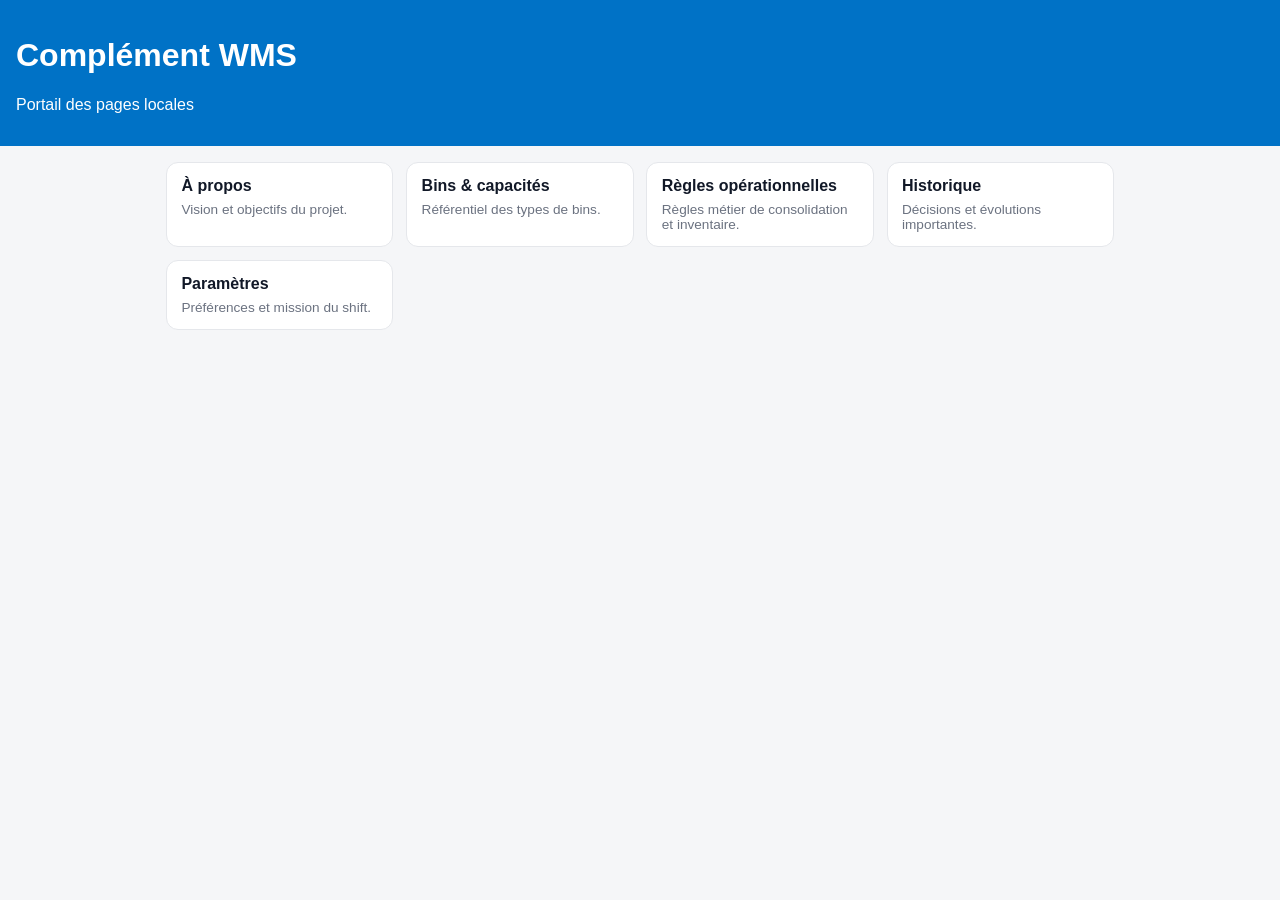
<file: index.html>
<!DOCTYPE html>
<html lang="fr">
<head>
  <meta charset="UTF-8">
  <meta name="viewport" content="width=device-width, initial-scale=1">
  <title>Complément WMS – Accueil</title>
  <style>
    :root { --bg:#f5f6f8; --card:#fff; --text:#111827; --muted:#6b7280; --primary:#0072c6; --border:#e5e7eb; }
    * { box-sizing:border-box; }
    body { margin:0; font-family:-apple-system,BlinkMacSystemFont,"Segoe UI",Roboto,Arial,sans-serif; background:var(--bg); color:var(--text); }
    header { background:var(--primary); color:white; padding:1rem; }
    main { max-width:980px; margin:0 auto; padding:1rem; }
    .grid { display:grid; grid-template-columns:repeat(auto-fit,minmax(220px,1fr)); gap:.8rem; }
    a.card { text-decoration:none; color:inherit; background:var(--card); border:1px solid var(--border); border-radius:12px; padding:.9rem; display:block; }
    .card h2 { margin:0 0 .4rem; font-size:1rem; }
    .muted { color:var(--muted); font-size:.85rem; margin:0; }
  </style>
</head>
<body>
  <header>
    <h1>Complément WMS</h1>
    <p>Portail des pages locales</p>
  </header>
  <main>
    <div class="grid">
      <a class="card" href="./about.html"><h2>À propos</h2><p class="muted">Vision et objectifs du projet.</p></a>
      <a class="card" href="./bins.html"><h2>Bins & capacités</h2><p class="muted">Référentiel des types de bins.</p></a>
      <a class="card" href="./regles.html"><h2>Règles opérationnelles</h2><p class="muted">Règles métier de consolidation et inventaire.</p></a>
      <a class="card" href="./historique.html"><h2>Historique</h2><p class="muted">Décisions et évolutions importantes.</p></a>
      <a class="card" href="./parametres.html"><h2>Paramètres</h2><p class="muted">Préférences et mission du shift.</p></a>
    </div>
  </main>
</body>
</html>
</file>
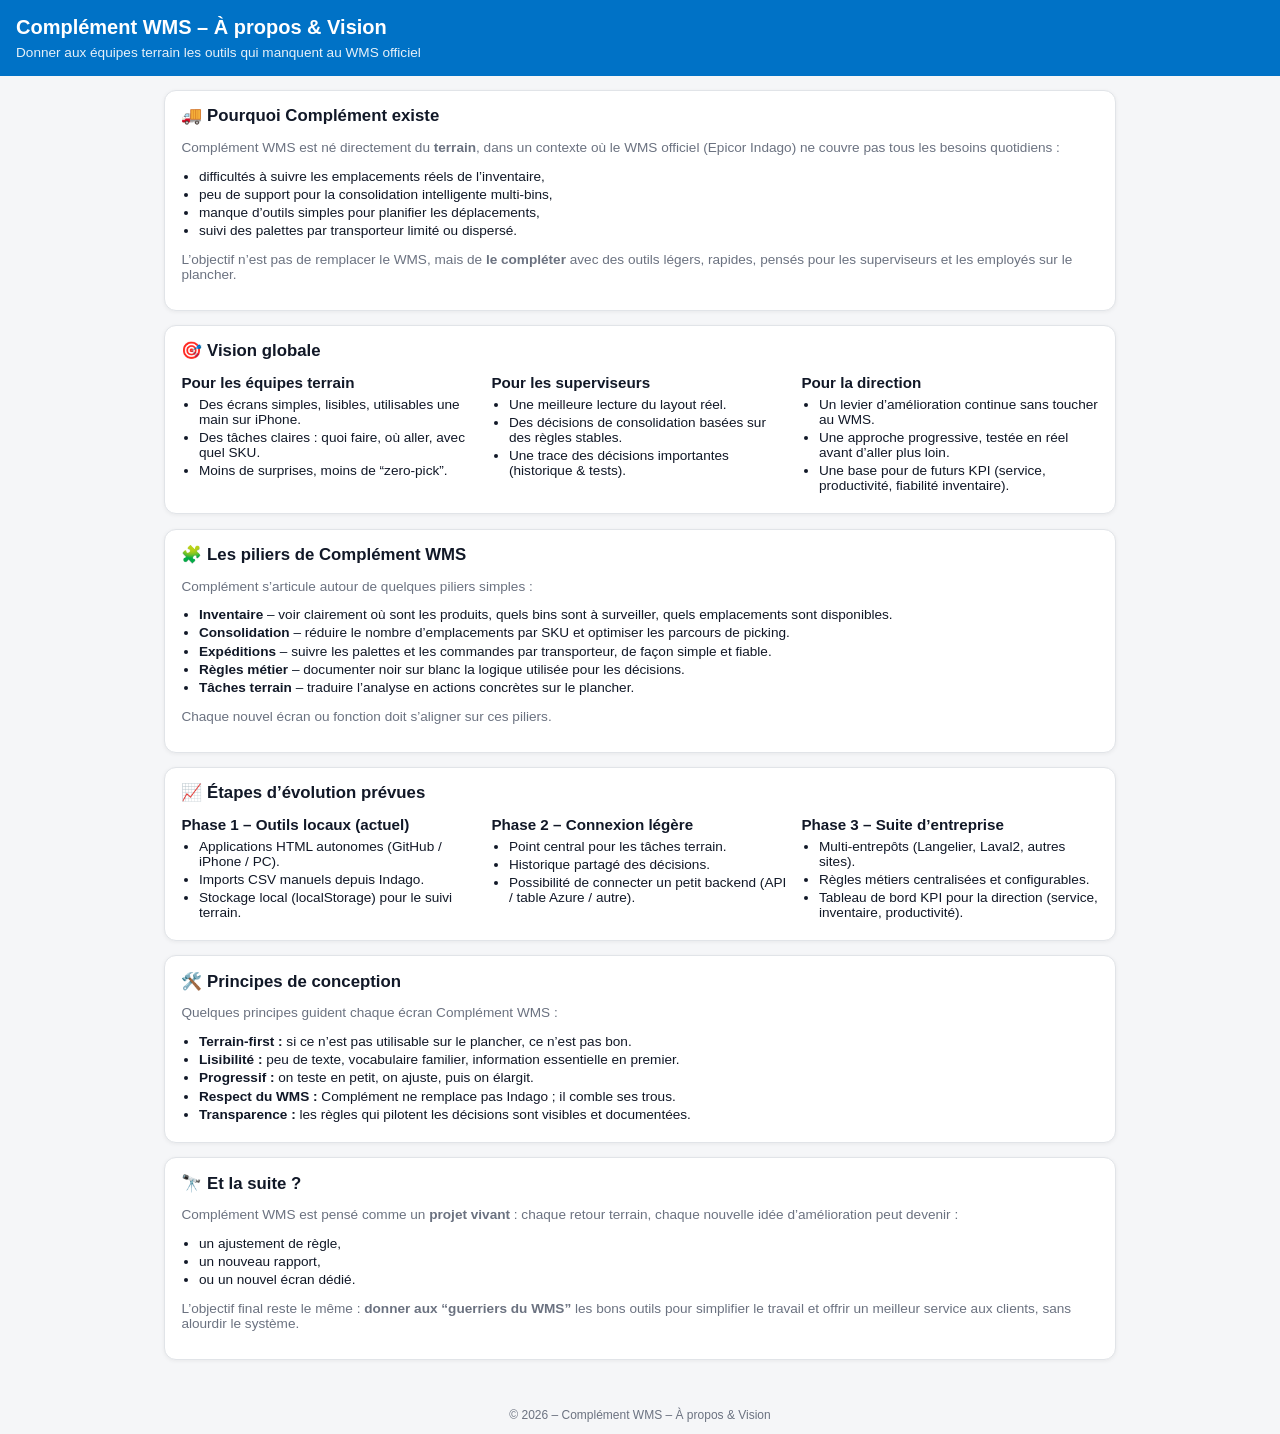
<file: about.html>
<!DOCTYPE html>
<html lang="fr">
<head>
  <meta charset="UTF-8">
  <title>Complément WMS – À propos & Vision</title>
  <meta name="viewport" content="width=device-width, initial-scale=1">
  <style>
    :root{
      --primary:#0072C6;
      --bg:#F5F6F8;
      --card:#ffffff;
      --border:#E1E4E8;
      --text:#111827;
      --muted:#6b7280;
    }
    *{box-sizing:border-box}
    body{
      margin:0;
      font-family:-apple-system,BlinkMacSystemFont,"Segoe UI",Roboto,Arial,sans-serif;
      background:var(--bg);
      color:var(--text);
    }
    header{
      background:var(--primary);
      color:#fff;
      padding:1rem;
    }
    header h1{
      margin:0;
      font-size:1.25rem;
    }
    header p{
      margin:0.35rem 0 0;
      font-size:0.85rem;
      opacity:0.9;
    }
    main{
      max-width:980px;
      margin:0 auto;
      padding:0.9rem;
    }
    .card{
      background:var(--card);
      border-radius:12px;
      border:1px solid var(--border);
      padding:0.9rem 1rem;
      margin-bottom:0.9rem;
      box-shadow:0 1px 4px rgba(0,0,0,0.06);
    }
    .card h2{
      margin:0 0 0.5rem;
      font-size:1.05rem;
    }
    .muted{
      color:var(--muted);
      font-size:0.85rem;
    }
    .columns{
      display:grid;
      grid-template-columns:repeat(auto-fit,minmax(260px,1fr));
      gap:0.8rem;
      margin-top:0.4rem;
    }
    .pill{
      display:inline-flex;
      align-items:center;
      justify-content:center;
      padding:0.15rem 0.55rem;
      border-radius:999px;
      font-size:0.75rem;
      border:1px solid #d1d5db;
      background:#f9fafb;
      margin:0.1rem 0.15rem 0 0;
    }
    ul{
      padding-left:1.1rem;
      margin:0.35rem 0;
      font-size:0.85rem;
    }
    li{ margin-bottom:0.2rem; }
    .tagline{
      font-size:0.95rem;
      font-weight:600;
      margin:0.3rem 0 0.1rem;
    }
    footer{
      text-align:center;
      font-size:0.75rem;
      color:var(--muted);
      margin:1.2rem 0 0.8rem;
    }
    @media(max-width:600px){
      header h1{font-size:1.1rem;}
      main{padding:0.7rem;}
    }
  </style>
  <style>
/* Complément WMS mini barre de navigation */
.wms-nav{
  background:#0f172a;
  color:#e5e7eb;
  font-family:-apple-system,BlinkMacSystemFont,"Segoe UI",Roboto,Arial,sans-serif;
  font-size:0.8rem;
  padding:0.35rem 0.7rem;
  display:flex;
  justify-content:space-between;
  align-items:center;
}
.wms-nav a{
  color:#e5e7eb;
  text-decoration:none;
}
.wms-nav a:hover{
  text-decoration:underline;
}
.wms-nav-title{
  font-weight:600;
}
.wms-nav-links{
  display:flex;
  gap:0.8rem;
}

  </style>
</head>
<body>

<header>
  <h1>Complément WMS – À propos & Vision</h1>
  <p>Donner aux équipes terrain les outils qui manquent au WMS officiel</p>
</header>

<main>

  <div class="card">
    <h2>🚚 Pourquoi Complément existe</h2>
    <p class="muted">
      Complément WMS est né directement du <b>terrain</b>, dans un contexte où le WMS officiel
      (Epicor Indago) ne couvre pas tous les besoins quotidiens :
    </p>
    <ul>
      <li>difficultés à suivre les emplacements réels de l’inventaire,</li>
      <li>peu de support pour la consolidation intelligente multi-bins,</li>
      <li>manque d’outils simples pour planifier les déplacements,</li>
      <li>suivi des palettes par transporteur limité ou dispersé.</li>
    </ul>
    <p class="muted">
      L’objectif n’est pas de remplacer le WMS, mais de <b>le compléter</b> avec des outils
      légers, rapides, pensés pour les superviseurs et les employés sur le plancher.
    </p>
  </div>

  <div class="card">
    <h2>🎯 Vision globale</h2>
    <div class="columns">
      <div>
        <div class="tagline">Pour les équipes terrain</div>
        <ul>
          <li>Des écrans simples, lisibles, utilisables une main sur iPhone.</li>
          <li>Des tâches claires : quoi faire, où aller, avec quel SKU.</li>
          <li>Moins de surprises, moins de “zero-pick”.</li>
        </ul>
      </div>
      <div>
        <div class="tagline">Pour les superviseurs</div>
        <ul>
          <li>Une meilleure lecture du layout réel.</li>
          <li>Des décisions de consolidation basées sur des règles stables.</li>
          <li>Une trace des décisions importantes (historique & tests).</li>
        </ul>
      </div>
      <div>
        <div class="tagline">Pour la direction</div>
        <ul>
          <li>Un levier d’amélioration continue sans toucher au WMS.</li>
          <li>Une approche progressive, testée en réel avant d’aller plus loin.</li>
          <li>Une base pour de futurs KPI (service, productivité, fiabilité inventaire).</li>
        </ul>
      </div>
    </div>
  </div>

  <div class="card">
    <h2>🧩 Les piliers de Complément WMS</h2>
    <p class="muted">
      Complément s’articule autour de quelques piliers simples :
    </p>
    <ul>
      <li><b>Inventaire</b> – voir clairement où sont les produits, quels bins sont à surveiller, quels emplacements sont disponibles.</li>
      <li><b>Consolidation</b> – réduire le nombre d’emplacements par SKU et optimiser les parcours de picking.</li>
      <li><b>Expéditions</b> – suivre les palettes et les commandes par transporteur, de façon simple et fiable.</li>
      <li><b>Règles métier</b> – documenter noir sur blanc la logique utilisée pour les décisions.</li>
      <li><b>Tâches terrain</b> – traduire l’analyse en actions concrètes sur le plancher.</li>
    </ul>
    <p class="muted">
      Chaque nouvel écran ou fonction doit s’aligner sur ces piliers.
    </p>
  </div>

  <div class="card">
    <h2>📈 Étapes d’évolution prévues</h2>
    <div class="columns">
      <div>
        <div class="tagline">Phase 1 – Outils locaux (actuel)</div>
        <ul>
          <li>Applications HTML autonomes (GitHub / iPhone / PC).</li>
          <li>Imports CSV manuels depuis Indago.</li>
          <li>Stockage local (localStorage) pour le suivi terrain.</li>
        </ul>
      </div>
      <div>
        <div class="tagline">Phase 2 – Connexion légère</div>
        <ul>
          <li>Point central pour les tâches terrain.</li>
          <li>Historique partagé des décisions.</li>
          <li>Possibilité de connecter un petit backend (API / table Azure / autre).</li>
        </ul>
      </div>
      <div>
        <div class="tagline">Phase 3 – Suite d’entreprise</div>
        <ul>
          <li>Multi-entrepôts (Langelier, Laval2, autres sites).</li>
          <li>Règles métiers centralisées et configurables.</li>
          <li>Tableau de bord KPI pour la direction (service, inventaire, productivité).</li>
        </ul>
      </div>
    </div>
  </div>

  <div class="card">
    <h2>🛠️ Principes de conception</h2>
    <p class="muted">
      Quelques principes guident chaque écran Complément WMS :
    </p>
    <ul>
      <li><b>Terrain-first :</b> si ce n’est pas utilisable sur le plancher, ce n’est pas bon.</li>
      <li><b>Lisibilité :</b> peu de texte, vocabulaire familier, information essentielle en premier.</li>
      <li><b>Progressif :</b> on teste en petit, on ajuste, puis on élargit.</li>
      <li><b>Respect du WMS :</b> Complément ne remplace pas Indago ; il comble ses trous.</li>
      <li><b>Transparence :</b> les règles qui pilotent les décisions sont visibles et documentées.</li>
    </ul>
  </div>

  <div class="card">
    <h2>🔭 Et la suite ?</h2>
    <p class="muted">
      Complément WMS est pensé comme un <b>projet vivant</b> : chaque retour terrain, chaque nouvelle
      idée d’amélioration peut devenir :
    </p>
    <ul>
      <li>un ajustement de règle,</li>
      <li>un nouveau rapport,</li>
      <li>ou un nouvel écran dédié.</li>
    </ul>
    <p class="muted">
      L’objectif final reste le même : <b>donner aux “guerriers du WMS”</b> les bons outils pour
      simplifier le travail et offrir un meilleur service aux clients, sans alourdir le système.
    </p>
  </div>

</main>

<footer>
  © 2026 – Complément WMS – À propos & Vision
</footer>

</body>
</html>
</file>
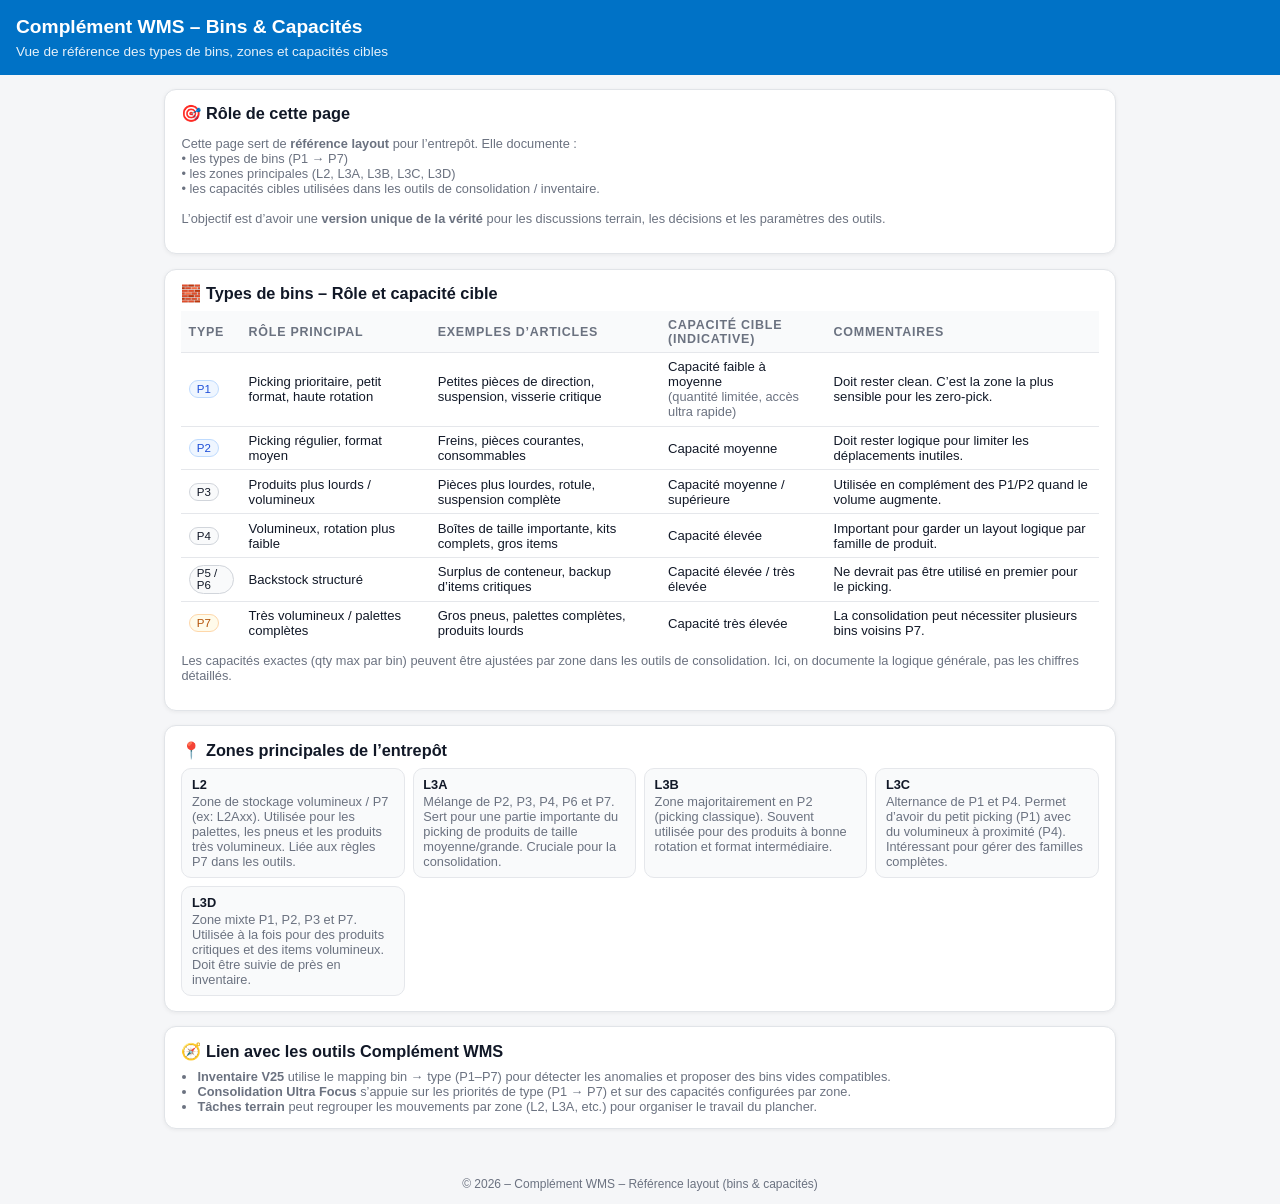
<file: bins.html>
<!DOCTYPE html>
<html lang="fr">
<head>
  <meta charset="UTF-8">
  <title>Complément WMS – Bins & Capacités</title>
  <meta name="viewport" content="width=device-width, initial-scale=1">
  <style>
    :root{
      --primary:#0072C6;
      --bg:#F5F6F8;
      --card:#ffffff;
      --border:#E1E4E8;
      --text:#111827;
      --muted:#6b7280;
      --ok:#10b981;
      --warn:#f59e0b;
    }
    *{box-sizing:border-box}
    body{
      margin:0;
      font-family:-apple-system,BlinkMacSystemFont,"Segoe UI",Roboto,Arial,sans-serif;
      background:var(--bg);
      color:var(--text);
    }
    header{
      background:var(--primary);
      color:#fff;
      padding:1rem;
    }
    header h1{
      margin:0;
      font-size:1.2rem;
    }
    header p{
      margin:0.35rem 0 0;
      font-size:0.85rem;
      opacity:0.9;
    }
    main{
      max-width:980px;
      margin:0 auto;
      padding:0.9rem;
    }
    .card{
      background:var(--card);
      border-radius:12px;
      border:1px solid var(--border);
      padding:0.9rem 1rem;
      margin-bottom:0.9rem;
      box-shadow:0 1px 4px rgba(0,0,0,0.06);
    }
    .card h2{
      margin:0 0 0.5rem;
      font-size:1.02rem;
    }
    .card h3{
      margin:0.7rem 0 0.4rem;
      font-size:0.95rem;
    }
    table{
      width:100%;
      border-collapse:collapse;
      font-size:0.82rem;
    }
    th, td{
      padding:0.4rem 0.45rem;
      border-bottom:1px solid #e5e7eb;
      text-align:left;
    }
    th{
      font-size:0.78rem;
      text-transform:uppercase;
      letter-spacing:0.06em;
      color:var(--muted);
      background:#f9fafb;
    }
    tr:last-child td{
      border-bottom:none;
    }
    .pill{
      display:inline-flex;
      align-items:center;
      justify-content:center;
      padding:0.12rem 0.45rem;
      border-radius:999px;
      font-size:0.72rem;
      border:1px solid #d1d5db;
      background:#f9fafb;
    }
    .pill-primary{
      background:#eff6ff;
      color:#1d4ed8;
      border-color:#bfdbfe;
    }
    .pill-warn{
      background:#fffbeb;
      color:#b45309;
      border-color:#fed7aa;
    }
    .muted{
      color:var(--muted);
      font-size:0.8rem;
    }
    .zone-grid{
      display:grid;
      grid-template-columns:repeat(auto-fit,minmax(180px,1fr));
      gap:0.5rem;
      margin-top:0.4rem;
    }
    .zone-card{
      border-radius:10px;
      border:1px solid #e5e7eb;
      background:#f9fafb;
      padding:0.5rem 0.6rem;
      font-size:0.8rem;
    }
    .zone-title{
      font-weight:600;
      margin-bottom:0.15rem;
    }
    footer{
      text-align:center;
      font-size:0.75rem;
      color:var(--muted);
      margin:1.2rem 0 0.8rem;
    }
  </style>
  <style>
/* Complément WMS mini barre de navigation */
.wms-nav{
  background:#0f172a;
  color:#e5e7eb;
  font-family:-apple-system,BlinkMacSystemFont,"Segoe UI",Roboto,Arial,sans-serif;
  font-size:0.8rem;
  padding:0.35rem 0.7rem;
  display:flex;
  justify-content:space-between;
  align-items:center;
}
.wms-nav a{
  color:#e5e7eb;
  text-decoration:none;
}
.wms-nav a:hover{
  text-decoration:underline;
}
.wms-nav-title{
  font-weight:600;
}
.wms-nav-links{
  display:flex;
  gap:0.8rem;
}

  </style>
</head>
<body>

<header>
  <h1>Complément WMS – Bins & Capacités</h1>
  <p>Vue de référence des types de bins, zones et capacités cibles</p>
</header>

<main>

  <div class="card">
    <h2>🎯 Rôle de cette page</h2>
    <p class="muted">
      Cette page sert de <b>référence layout</b> pour l’entrepôt. Elle documente :
      <br>• les types de bins (P1 → P7)
      <br>• les zones principales (L2, L3A, L3B, L3C, L3D)
      <br>• les capacités cibles utilisées dans les outils de consolidation / inventaire.
      <br><br>
      L’objectif est d’avoir une <b>version unique de la vérité</b> pour les discussions terrain,
      les décisions et les paramètres des outils.
    </p>
  </div>

  <div class="card">
    <h2>🧱 Types de bins – Rôle et capacité cible</h2>
    <table>
      <thead>
        <tr>
          <th>Type</th>
          <th>Rôle principal</th>
          <th>Exemples d’articles</th>
          <th>Capacité cible (indicative)</th>
          <th>Commentaires</th>
        </tr>
      </thead>
      <tbody>
        <tr>
          <td><span class="pill pill-primary">P1</span></td>
          <td>Picking prioritaire, petit format, haute rotation</td>
          <td>Petites pièces de direction, suspension, visserie critique</td>
          <td>Capacité faible à moyenne<br><span class="muted">(quantité limitée, accès ultra rapide)</span></td>
          <td>Doit rester clean. C’est la zone la plus sensible pour les zero-pick.</td>
        </tr>
        <tr>
          <td><span class="pill pill-primary">P2</span></td>
          <td>Picking régulier, format moyen</td>
          <td>Freins, pièces courantes, consommables</td>
          <td>Capacité moyenne</td>
          <td>Doit rester logique pour limiter les déplacements inutiles.</td>
        </tr>
        <tr>
          <td><span class="pill">P3</span></td>
          <td>Produits plus lourds / volumineux</td>
          <td>Pièces plus lourdes, rotule, suspension complète</td>
          <td>Capacité moyenne / supérieure</td>
          <td>Utilisée en complément des P1/P2 quand le volume augmente.</td>
        </tr>
        <tr>
          <td><span class="pill">P4</span></td>
          <td>Volumineux, rotation plus faible</td>
          <td>Boîtes de taille importante, kits complets, gros items</td>
          <td>Capacité élevée</td>
          <td>Important pour garder un layout logique par famille de produit.</td>
        </tr>
        <tr>
          <td><span class="pill">P5 / P6</span></td>
          <td>Backstock structuré</td>
          <td>Surplus de conteneur, backup d’items critiques</td>
          <td>Capacité élevée / très élevée</td>
          <td>Ne devrait pas être utilisé en premier pour le picking.</td>
        </tr>
        <tr>
          <td><span class="pill pill-warn">P7</span></td>
          <td>Très volumineux / palettes complètes</td>
          <td>Gros pneus, palettes complètes, produits lourds</td>
          <td>Capacité très élevée</td>
          <td>La consolidation peut nécessiter plusieurs bins voisins P7.</td>
        </tr>
      </tbody>
    </table>
    <p class="muted" style="margin-top:0.5rem;">
      Les capacités exactes (qty max par bin) peuvent être ajustées par zone dans les outils
      de consolidation. Ici, on documente la logique générale, pas les chiffres détaillés.
    </p>
  </div>

  <div class="card">
    <h2>📍 Zones principales de l’entrepôt</h2>
    <div class="zone-grid">
      <div class="zone-card">
        <div class="zone-title">L2</div>
        <div class="muted">
          Zone de stockage volumineux / P7 (ex: L2Axx). Utilisée pour les palettes, les pneus
          et les produits très volumineux. Liée aux règles P7 dans les outils.
        </div>
      </div>
      <div class="zone-card">
        <div class="zone-title">L3A</div>
        <div class="muted">
          Mélange de P2, P3, P4, P6 et P7. Sert pour une partie importante du picking de
          produits de taille moyenne/grande. Cruciale pour la consolidation.
        </div>
      </div>
      <div class="zone-card">
        <div class="zone-title">L3B</div>
        <div class="muted">
          Zone majoritairement en P2 (picking classique). Souvent utilisée pour des produits
          à bonne rotation et format intermédiaire.
        </div>
      </div>
      <div class="zone-card">
        <div class="zone-title">L3C</div>
        <div class="muted">
          Alternance de P1 et P4. Permet d’avoir du petit picking (P1) avec du volumineux
          à proximité (P4). Intéressant pour gérer des familles complètes.
        </div>
      </div>
      <div class="zone-card">
        <div class="zone-title">L3D</div>
        <div class="muted">
          Zone mixte P1, P2, P3 et P7. Utilisée à la fois pour des produits critiques et
          des items volumineux. Doit être suivie de près en inventaire.
        </div>
      </div>
    </div>
  </div>

  <div class="card">
    <h2>🧭 Lien avec les outils Complément WMS</h2>
    <ul class="muted" style="padding-left:1rem;margin:0.2rem 0 0;">
      <li><b>Inventaire V25</b> utilise le mapping bin → type (P1–P7) pour détecter les anomalies et proposer des bins vides compatibles.</li>
      <li><b>Consolidation Ultra Focus</b> s’appuie sur les priorités de type (P1 → P7) et sur des capacités configurées par zone.</li>
      <li><b>Tâches terrain</b> peut regrouper les mouvements par zone (L2, L3A, etc.) pour organiser le travail du plancher.</li>
    </ul>
  </div>

</main>

<footer>
  © 2026 – Complément WMS – Référence layout (bins & capacités)
</footer>

</body>
</html>
</file>
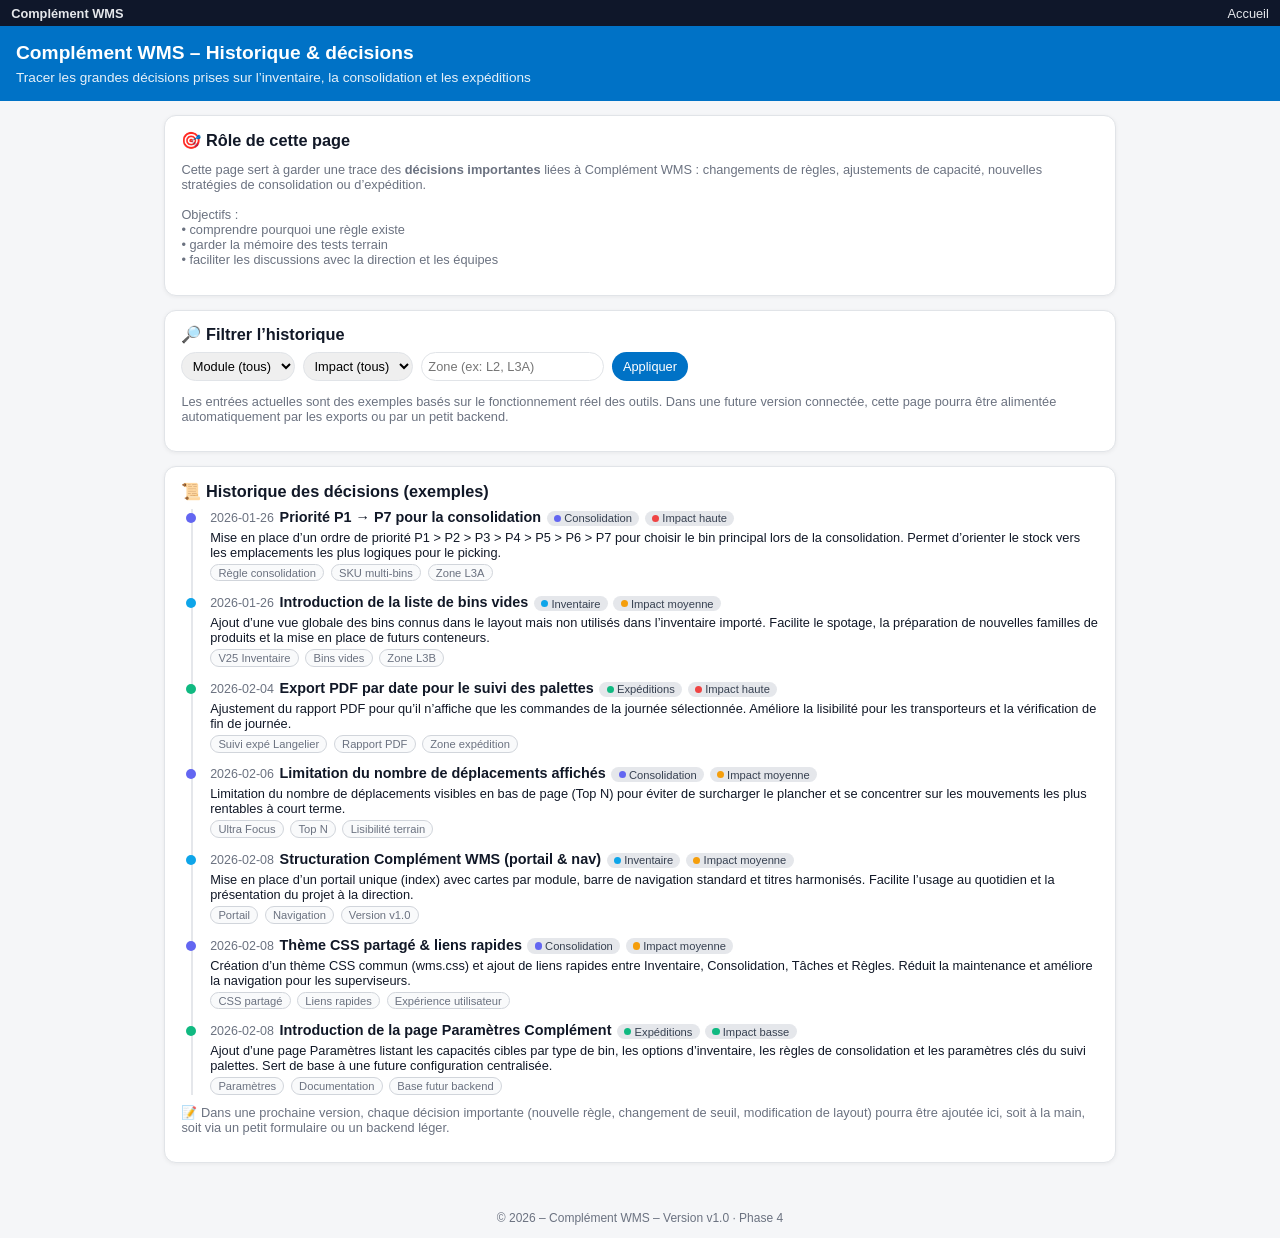
<file: historique.html>
<!DOCTYPE html>
<html lang="fr">
<head>
  <link rel="stylesheet" href="./assets/css/wms.css">
  <meta charset="UTF-8">
  <title>Complément WMS – Historique & décisions</title>
  <meta name="viewport" content="width=device-width, initial-scale=1">
  <style>
    :root{
      --primary:#0072C6;
      --bg:#F5F6F8;
      --card:#ffffff;
      --border:#E1E4E8;
      --text:#111827;
      --muted:#6b7280;
      --ok:#10b981;
      --warn:#f59e0b;
      --bad:#ef4444;
    }
    *{box-sizing:border-box}
    body{
      margin:0;
      font-family:-apple-system,BlinkMacSystemFont,"Segoe UI",Roboto,Arial,sans-serif;
      background:var(--bg);
      color:var(--text);
    }
    header{
      background:var(--primary);
      color:#fff;
      padding:1rem;
    }
    header h1{
      margin:0;
      font-size:1.2rem;
    }
    header p{
      margin:0.35rem 0 0;
      font-size:0.85rem;
      opacity:0.9;
    }
    main{
      max-width:980px;
      margin:0 auto;
      padding:0.9rem;
    }
    .card{
      background:var(--card);
      border-radius:12px;
      border:1px solid var(--border);
      padding:0.9rem 1rem;
      margin-bottom:0.9rem;
      box-shadow:0 1px 4px rgba(0,0,0,0.06);
    }
    .card h2{
      margin:0 0 0.5rem;
      font-size:1.02rem;
    }
    .muted{
      color:var(--muted);
      font-size:0.8rem;
    }
    .filters{
      display:flex;
      flex-wrap:wrap;
      gap:0.5rem;
      margin-bottom:0.4rem;
      font-size:0.8rem;
    }
    .filters select,
    .filters input{
      padding:0.3rem 0.4rem;
      border-radius:999px;
      border:1px solid var(--border);
      font-size:0.8rem;
    }
    .filters button{
      padding:0.35rem 0.7rem;
      border-radius:999px;
      border:none;
      background:var(--primary);
      color:#fff;
      font-size:0.8rem;
      cursor:pointer;
    }
    .timeline{
      position:relative;
      margin-top:0.4rem;
    }
    .timeline::before{
      content:"";
      position:absolute;
      left:10px;
      top:0;
      bottom:0;
      width:2px;
      background:#e5e7eb;
    }
    .event{
      position:relative;
      padding-left:1.8rem;
      padding-bottom:0.8rem;
    }
    .event:last-child{
      padding-bottom:0;
    }
    .event-dot{
      position:absolute;
      left:5px;
      top:4px;
      width:10px;
      height:10px;
      border-radius:999px;
      background:#e5e7eb;
    }
    .event-dot.conso{ background:#6366f1; }
    .event-dot.inv{ background:#0ea5e9; }
    .event-dot.exp{ background:#10b981; }
    .event-head{
      display:flex;
      flex-wrap:wrap;
      gap:0.35rem;
      align-items:baseline;
    }
    .event-date{
      font-size:0.78rem;
      color:var(--muted);
    }
    .event-title{
      font-size:0.9rem;
      font-weight:600;
    }
    .badge{
      display:inline-flex;
      align-items:center;
      gap:0.2rem;
      padding:0.1rem 0.45rem;
      border-radius:999px;
      font-size:0.7rem;
      background:#e5e7eb;
      color:#374151;
    }
    .badge-dot{
      width:0.45rem;
      height:0.45rem;
      border-radius:999px;
      background:#9ca3af;
    }
    .badge-conso .badge-dot{ background:#6366f1; }
    .badge-inv .badge-dot{ background:#0ea5e9; }
    .badge-exp .badge-dot{ background:#10b981; }
    .badge-impact-H .badge-dot{ background:#ef4444; }
    .badge-impact-M .badge-dot{ background:#f59e0b; }
    .badge-impact-B .badge-dot{ background:#10b981; }
    .event-body{
      font-size:0.8rem;
      margin-top:0.25rem;
    }
    .event-tags{
      font-size:0.75rem;
      color:var(--muted);
      margin-top:0.15rem;
    }
    .pill{
      display:inline-flex;
      align-items:center;
      justify-content:center;
      padding:0.12rem 0.45rem;
      border-radius:999px;
      font-size:0.7rem;
      border:1px solid #d1d5db;
      background:#f9fafb;
      margin-right:0.2rem;
      margin-top:0.1rem;
    }
    footer{
      text-align:center;
      font-size:0.75rem;
      color:var(--muted);
      margin:1.2rem 0 0.8rem;
    }
    @media(max-width:600px){
      header h1{font-size:1.1rem;}
      main{padding:0.7rem;}
    }
  </style>
</head>
<body>
<nav class="wms-nav">
  <div class="wms-nav-title">Complément WMS</div>
  <div class="wms-nav-links">
    <a href="./index.html">Accueil</a>
  </div>
</nav>


<header>
  <h1>Complément WMS – Historique & décisions</h1>
  <p>Tracer les grandes décisions prises sur l’inventaire, la consolidation et les expéditions</p>
</header>

<main>

  <div class="card">
    <h2>🎯 Rôle de cette page</h2>
    <p class="muted">
      Cette page sert à garder une trace des <b>décisions importantes</b> liées à Complément WMS :
      changements de règles, ajustements de capacité, nouvelles stratégies de consolidation ou d’expédition.
      <br><br>
      Objectifs :
      <br>• comprendre pourquoi une règle existe
      <br>• garder la mémoire des tests terrain
      <br>• faciliter les discussions avec la direction et les équipes
    </p>
  </div>

  <div class="card">
    <h2>🔎 Filtrer l’historique</h2>
    <div class="filters">
      <select id="moduleFilter">
        <option value="">Module (tous)</option>
        <option value="conso">Consolidation</option>
        <option value="inv">Inventaire</option>
        <option value="exp">Expéditions</option>
      </select>
      <select id="impactFilter">
        <option value="">Impact (tous)</option>
        <option value="H">Haute</option>
        <option value="M">Moyenne</option>
        <option value="B">Basse</option>
      </select>
      <input id="zoneFilter" type="text" placeholder="Zone (ex: L2, L3A)" />
      <button type="button" onclick="applyFilters()">Appliquer</button>
    </div>
    <p class="muted">
      Les entrées actuelles sont des exemples basés sur le fonctionnement réel des outils.
      Dans une future version connectée, cette page pourra être alimentée automatiquement
      par les exports ou par un petit backend.
    </p>
  </div>

  <div class="card">
    <h2>📜 Historique des décisions (exemples)</h2>

    <div class="timeline" id="timeline">

      <div class="event" data-module="conso" data-impact="H" data-zone="L3A">
        <div class="event-dot conso"></div>
        <div class="event-head">
          <span class="event-date">2026-01-26</span>
          <span class="event-title">Priorité P1 → P7 pour la consolidation</span>
          <span class="badge badge-conso"><span class="badge-dot"></span>Consolidation</span>
          <span class="badge badge-impact-H"><span class="badge-dot"></span>Impact haute</span>
        </div>
        <div class="event-body">
          Mise en place d’un ordre de priorité P1 &gt; P2 &gt; P3 &gt; P4 &gt; P5 &gt; P6 &gt; P7
          pour choisir le bin principal lors de la consolidation. Permet d’orienter le stock
          vers les emplacements les plus logiques pour le picking.
        </div>
        <div class="event-tags">
          <span class="pill">Règle consolidation</span>
          <span class="pill">SKU multi-bins</span>
          <span class="pill">Zone L3A</span>
        </div>
      </div>

      <div class="event" data-module="inv" data-impact="M" data-zone="L3B">
        <div class="event-dot inv"></div>
        <div class="event-head">
          <span class="event-date">2026-01-26</span>
          <span class="event-title">Introduction de la liste de bins vides</span>
          <span class="badge badge-inv"><span class="badge-dot"></span>Inventaire</span>
          <span class="badge badge-impact-M"><span class="badge-dot"></span>Impact moyenne</span>
        </div>
        <div class="event-body">
          Ajout d’une vue globale des bins connus dans le layout mais non utilisés dans l’inventaire importé.
          Facilite le spotage, la préparation de nouvelles familles de produits et la mise en place de futurs
          conteneurs.
        </div>
        <div class="event-tags">
          <span class="pill">V25 Inventaire</span>
          <span class="pill">Bins vides</span>
          <span class="pill">Zone L3B</span>
        </div>
      </div>

      <div class="event" data-module="exp" data-impact="H" data-zone="L2">
        <div class="event-dot exp"></div>
        <div class="event-head">
          <span class="event-date">2026-02-04</span>
          <span class="event-title">Export PDF par date pour le suivi des palettes</span>
          <span class="badge badge-exp"><span class="badge-dot"></span>Expéditions</span>
          <span class="badge badge-impact-H"><span class="badge-dot"></span>Impact haute</span>
        </div>
        <div class="event-body">
          Ajustement du rapport PDF pour qu’il n’affiche que les commandes de la journée sélectionnée.
          Améliore la lisibilité pour les transporteurs et la vérification de fin de journée.
        </div>
        <div class="event-tags">
          <span class="pill">Suivi expé Langelier</span>
          <span class="pill">Rapport PDF</span>
          <span class="pill">Zone expédition</span>
        </div>
      </div>

      <div class="event" data-module="conso" data-impact="M" data-zone="L2">
        <div class="event-dot conso"></div>
        <div class="event-head">
          <span class="event-date">2026-02-06</span>
          <span class="event-title">Limitation du nombre de déplacements affichés</span>
          <span class="badge badge-conso"><span class="badge-dot"></span>Consolidation</span>
          <span class="badge badge-impact-M"><span class="badge-dot"></span>Impact moyenne</span>
        </div>
        <div class="event-body">
          Limitation du nombre de déplacements visibles en bas de page (Top N) pour éviter de surcharger
          le plancher et se concentrer sur les mouvements les plus rentables à court terme.
        </div>
        <div class="event-tags">
          <span class="pill">Ultra Focus</span>
          <span class="pill">Top N</span>
          <span class="pill">Lisibilité terrain</span>
        </div>
      </div>

    
      <div class="event" data-module="inv" data-impact="M" data-zone="L3B">
        <div class="event-dot inv"></div>
        <div class="event-head">
          <span class="event-date">2026-02-08</span>
          <span class="event-title">Structuration Complément WMS (portail & nav)</span>
          <span class="badge badge-inv"><span class="badge-dot"></span>Inventaire</span>
          <span class="badge badge-impact-M"><span class="badge-dot"></span>Impact moyenne</span>
        </div>
        <div class="event-body">
          Mise en place d’un portail unique (index) avec cartes par module, barre de navigation
          standard et titres harmonisés. Facilite l’usage au quotidien et la présentation du
          projet à la direction.
        </div>
        <div class="event-tags">
          <span class="pill">Portail</span>
          <span class="pill">Navigation</span>
          <span class="pill">Version v1.0</span>
        </div>
      </div>

      <div class="event" data-module="conso" data-impact="M" data-zone="L2">
        <div class="event-dot conso"></div>
        <div class="event-head">
          <span class="event-date">2026-02-08</span>
          <span class="event-title">Thème CSS partagé & liens rapides</span>
          <span class="badge badge-conso"><span class="badge-dot"></span>Consolidation</span>
          <span class="badge badge-impact-M"><span class="badge-dot"></span>Impact moyenne</span>
        </div>
        <div class="event-body">
          Création d’un thème CSS commun (wms.css) et ajout de liens rapides entre Inventaire,
          Consolidation, Tâches et Règles. Réduit la maintenance et améliore la navigation pour
          les superviseurs.
        </div>
        <div class="event-tags">
          <span class="pill">CSS partagé</span>
          <span class="pill">Liens rapides</span>
          <span class="pill">Expérience utilisateur</span>
        </div>
      </div>

      <div class="event" data-module="exp" data-impact="B" data-zone="L2">
        <div class="event-dot exp"></div>
        <div class="event-head">
          <span class="event-date">2026-02-08</span>
          <span class="event-title">Introduction de la page Paramètres Complément</span>
          <span class="badge badge-exp"><span class="badge-dot"></span>Expéditions</span>
          <span class="badge badge-impact-B"><span class="badge-dot"></span>Impact basse</span>
        </div>
        <div class="event-body">
          Ajout d’une page Paramètres listant les capacités cibles par type de bin, les options
          d’inventaire, les règles de consolidation et les paramètres clés du suivi palettes.
          Sert de base à une future configuration centralisée.
        </div>
        <div class="event-tags">
          <span class="pill">Paramètres</span>
          <span class="pill">Documentation</span>
          <span class="pill">Base futur backend</span>
        </div>
      </div>

</div>

    <p class="muted" style="margin-top:0.6rem;">
      📝 Dans une prochaine version, chaque décision importante (nouvelle règle, changement de seuil,
      modification de layout) pourra être ajoutée ici, soit à la main, soit via un petit formulaire
      ou un backend léger.
    </p>
  </div>

</main>

<footer>
  © 2026 – Complément WMS – Version v1.0 · Phase 4
</footer>

<script>
function applyFilters(){
  const moduleVal = document.getElementById('moduleFilter').value;
  const impactVal = document.getElementById('impactFilter').value;
  const zoneVal = (document.getElementById('zoneFilter').value || '').toUpperCase().trim();

  document.querySelectorAll('.event').forEach(ev => {
    const m = ev.getAttribute('data-module') || '';
    const i = ev.getAttribute('data-impact') || '';
    const z = (ev.getAttribute('data-zone') || '').toUpperCase();

    let visible = true;
    if(moduleVal && m !== moduleVal) visible = false;
    if(impactVal && i !== impactVal) visible = false;
    if(zoneVal && z.indexOf(zoneVal) !== 0) visible = false;

    ev.style.display = visible ? 'block' : 'none';
  });
}
</script>

</body>
</html>
</file>
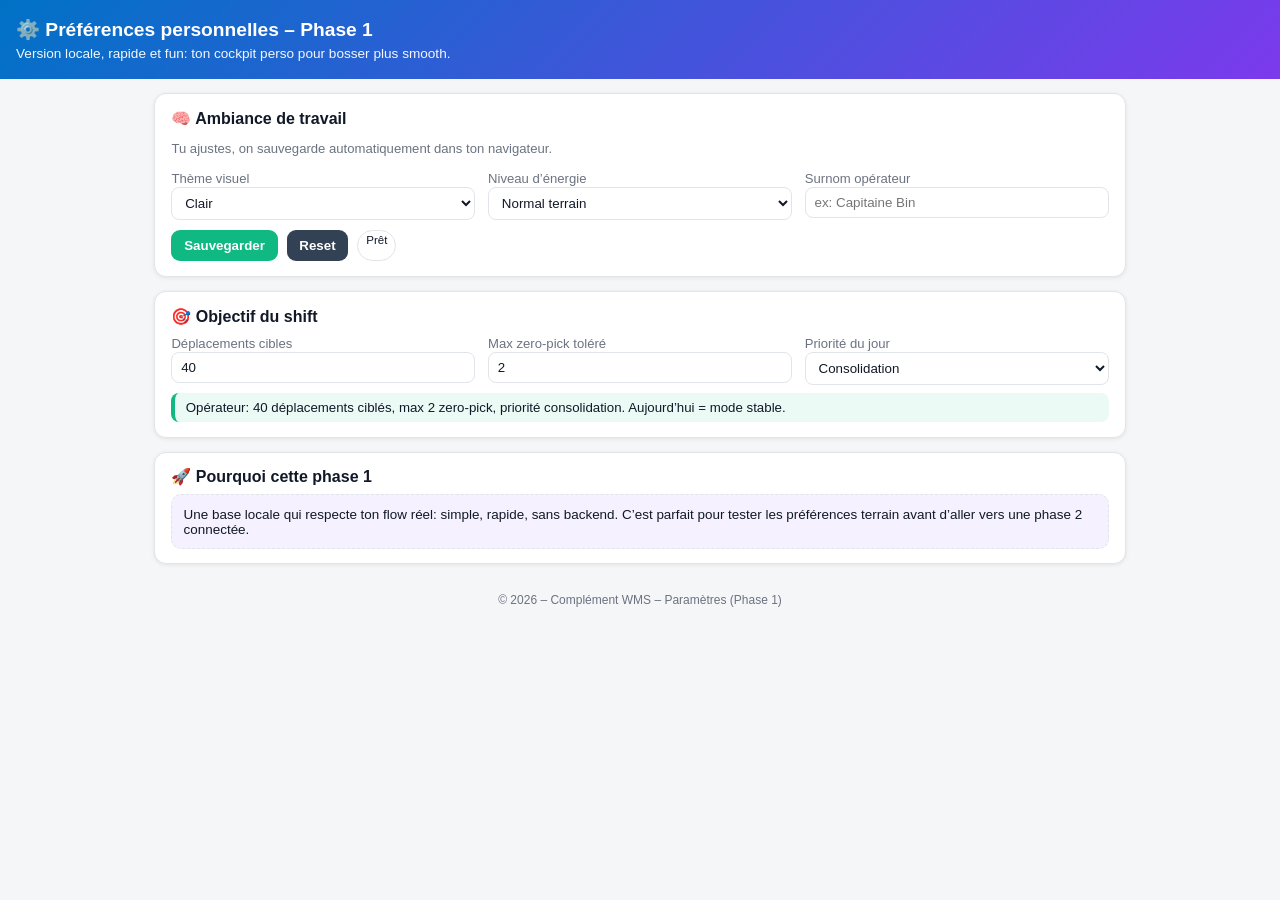
<file: parametres.html>
<!DOCTYPE html>
<html lang="fr">
<head>
  <meta charset="UTF-8">
  <title>Complément WMS – Préférences (Phase 1)</title>
  <meta name="viewport" content="width=device-width, initial-scale=1">
  <style>
    :root{
      --primary:#0072C6;
      --bg:#F5F6F8;
      --card:#ffffff;
      --border:#E1E4E8;
      --text:#111827;
      --muted:#6b7280;
      --ok:#10b981;
      --accent:#7c3aed;
    }
    body[data-theme="dark"]{
      --primary:#1e3a8a;
      --bg:#0f172a;
      --card:#111827;
      --border:#334155;
      --text:#f8fafc;
      --muted:#cbd5e1;
      --ok:#22c55e;
      --accent:#a78bfa;
    }
    *{box-sizing:border-box}
    body{
      margin:0;
      font-family:-apple-system,BlinkMacSystemFont,"Segoe UI",Roboto,Arial,sans-serif;
      background:var(--bg);
      color:var(--text);
      transition:background .2s,color .2s;
    }
    header{
      background:linear-gradient(135deg,var(--primary),var(--accent));
      color:#fff;
      padding:1.1rem 1rem;
    }
    header h1{margin:0;font-size:1.2rem;}
    header p{margin:0.35rem 0 0;font-size:0.85rem;opacity:.95;}
    main{max-width:1000px;margin:0 auto;padding:0.9rem;}
    .grid{display:grid;grid-template-columns:repeat(auto-fit,minmax(250px,1fr));gap:0.8rem;}
    .card{
      background:var(--card);
      border-radius:12px;
      border:1px solid var(--border);
      padding:0.9rem 1rem;
      margin-bottom:0.9rem;
      box-shadow:0 1px 4px rgba(0,0,0,.08);
    }
    h2{margin:0 0 .5rem;font-size:1rem;}
    .muted{color:var(--muted);font-size:.82rem;}
    .line{display:flex;justify-content:space-between;align-items:center;gap:.7rem;padding:.3rem 0;}
    select,input[type="text"],input[type="number"]{
      border:1px solid var(--border);
      border-radius:8px;
      padding:.45rem .55rem;
      background:transparent;
      color:var(--text);
      width:100%;
    }
    .pill{display:inline-block;padding:.2rem .5rem;border-radius:999px;font-size:.72rem;border:1px solid var(--border);}
    .btn{
      border:none;
      border-radius:9px;
      padding:.52rem .8rem;
      font-weight:600;
      cursor:pointer;
      background:var(--primary);
      color:#fff;
    }
    .btn.secondary{background:#334155;}
    .btn.good{background:var(--ok);}
    .actions{display:flex;gap:.55rem;flex-wrap:wrap;margin-top:.6rem;}
    .hero{
      border:1px dashed var(--border);
      border-radius:10px;
      padding:.7rem;
      background:rgba(124,58,237,.07);
      font-size:.84rem;
    }
    .mission{
      margin-top:.5rem;
      border-left:4px solid var(--ok);
      padding:.45rem .65rem;
      background:rgba(16,185,129,.08);
      border-radius:8px;
      font-size:.83rem;
    }
    footer{text-align:center;color:var(--muted);font-size:.75rem;padding:0 0 1rem;}
  </style>
</head>
<body>
<header>
  <h1>⚙️ Préférences personnelles – Phase 1</h1>
  <p>Version locale, rapide et fun: ton cockpit perso pour bosser plus smooth.</p>
</header>

<main>
  <section class="card">
    <h2>🧠 Ambiance de travail</h2>
    <p class="muted">Tu ajustes, on sauvegarde automatiquement dans ton navigateur.</p>
    <div class="grid">
      <div>
        <label class="muted" for="theme">Thème visuel</label>
        <select id="theme">
          <option value="light">Clair</option>
          <option value="dark">Sombre</option>
        </select>
      </div>
      <div>
        <label class="muted" for="energy">Niveau d’énergie</label>
        <select id="energy">
          <option value="focus">Focus silencieux</option>
          <option value="normal">Normal terrain</option>
          <option value="beast">Mode beast ⚡</option>
        </select>
      </div>
      <div>
        <label class="muted" for="name">Surnom opérateur</label>
        <input id="name" type="text" placeholder="ex: Capitaine Bin" maxlength="28">
      </div>
    </div>
    <div class="actions">
      <button class="btn good" id="save">Sauvegarder</button>
      <button class="btn secondary" id="reset">Reset</button>
      <span class="pill" id="status">Prêt</span>
    </div>
  </section>

  <section class="card">
    <h2>🎯 Objectif du shift</h2>
    <div class="grid">
      <div>
        <label class="muted" for="moves">Déplacements cibles</label>
        <input id="moves" type="number" min="0" max="500" value="40">
      </div>
      <div>
        <label class="muted" for="zeroPick">Max zero-pick toléré</label>
        <input id="zeroPick" type="number" min="0" max="50" value="2">
      </div>
      <div>
        <label class="muted" for="priority">Priorité du jour</label>
        <select id="priority">
          <option value="consolidation">Consolidation</option>
          <option value="picking">Picking rapide</option>
          <option value="inventory">Stabilité inventaire</option>
        </select>
      </div>
    </div>
    <div class="mission" id="mission">Mission du jour: sécuriser les zones critiques et garder la fluidité.</div>
  </section>

  <section class="card">
    <h2>🚀 Pourquoi cette phase 1</h2>
    <div class="hero">
      Une base locale qui respecte ton flow réel: simple, rapide, sans backend.
      C’est parfait pour tester les préférences terrain avant d’aller vers une phase 2 connectée.
    </div>
  </section>
</main>

<footer>© 2026 – Complément WMS – Paramètres (Phase 1)</footer>

<script>
  const els = {
    theme: document.getElementById('theme'),
    energy: document.getElementById('energy'),
    name: document.getElementById('name'),
    moves: document.getElementById('moves'),
    zeroPick: document.getElementById('zeroPick'),
    priority: document.getElementById('priority'),
    mission: document.getElementById('mission'),
    status: document.getElementById('status')
  };

  const KEY = 'wmsPreferencesV1';

  function buildMission(data) {
    const nick = data.name?.trim() || 'Opérateur';
    const tone = data.energy === 'beast' ? 'mode attaque' : data.energy === 'focus' ? 'mode précision' : 'mode stable';
    return `${nick}: ${data.moves} déplacements ciblés, max ${data.zeroPick} zero-pick, priorité ${data.priority}. Aujourd’hui = ${tone}.`;
  }

  function applyTheme(theme) {
    document.body.dataset.theme = theme;
  }

  function collect() {
    return {
      theme: els.theme.value,
      energy: els.energy.value,
      name: els.name.value,
      moves: Number(els.moves.value || 0),
      zeroPick: Number(els.zeroPick.value || 0),
      priority: els.priority.value
    };
  }

  function render(data) {
    applyTheme(data.theme);
    els.mission.textContent = buildMission(data);
  }

  function save() {
    const data = collect();
    localStorage.setItem(KEY, JSON.stringify(data));
    render(data);
    els.status.textContent = '✅ Sauvé';
  }

  function load() {
    const defaults = { theme: 'light', energy: 'normal', name: '', moves: 40, zeroPick: 2, priority: 'consolidation' };
    const data = { ...defaults, ...JSON.parse(localStorage.getItem(KEY) || '{}') };
    Object.keys(data).forEach((k) => {
      if (els[k]) els[k].value = data[k];
    });
    render(data);
  }

  document.getElementById('save').addEventListener('click', save);
  document.getElementById('reset').addEventListener('click', () => {
    localStorage.removeItem(KEY);
    load();
    els.status.textContent = '♻️ Reset OK';
  });

  ['theme', 'energy', 'name', 'moves', 'zeroPick', 'priority'].forEach((id) => {
    els[id].addEventListener('input', () => {
      const data = collect();
      render(data);
      els.status.textContent = 'En cours…';
    });
  });

  load();
</script>
</body>
</html>
</file>
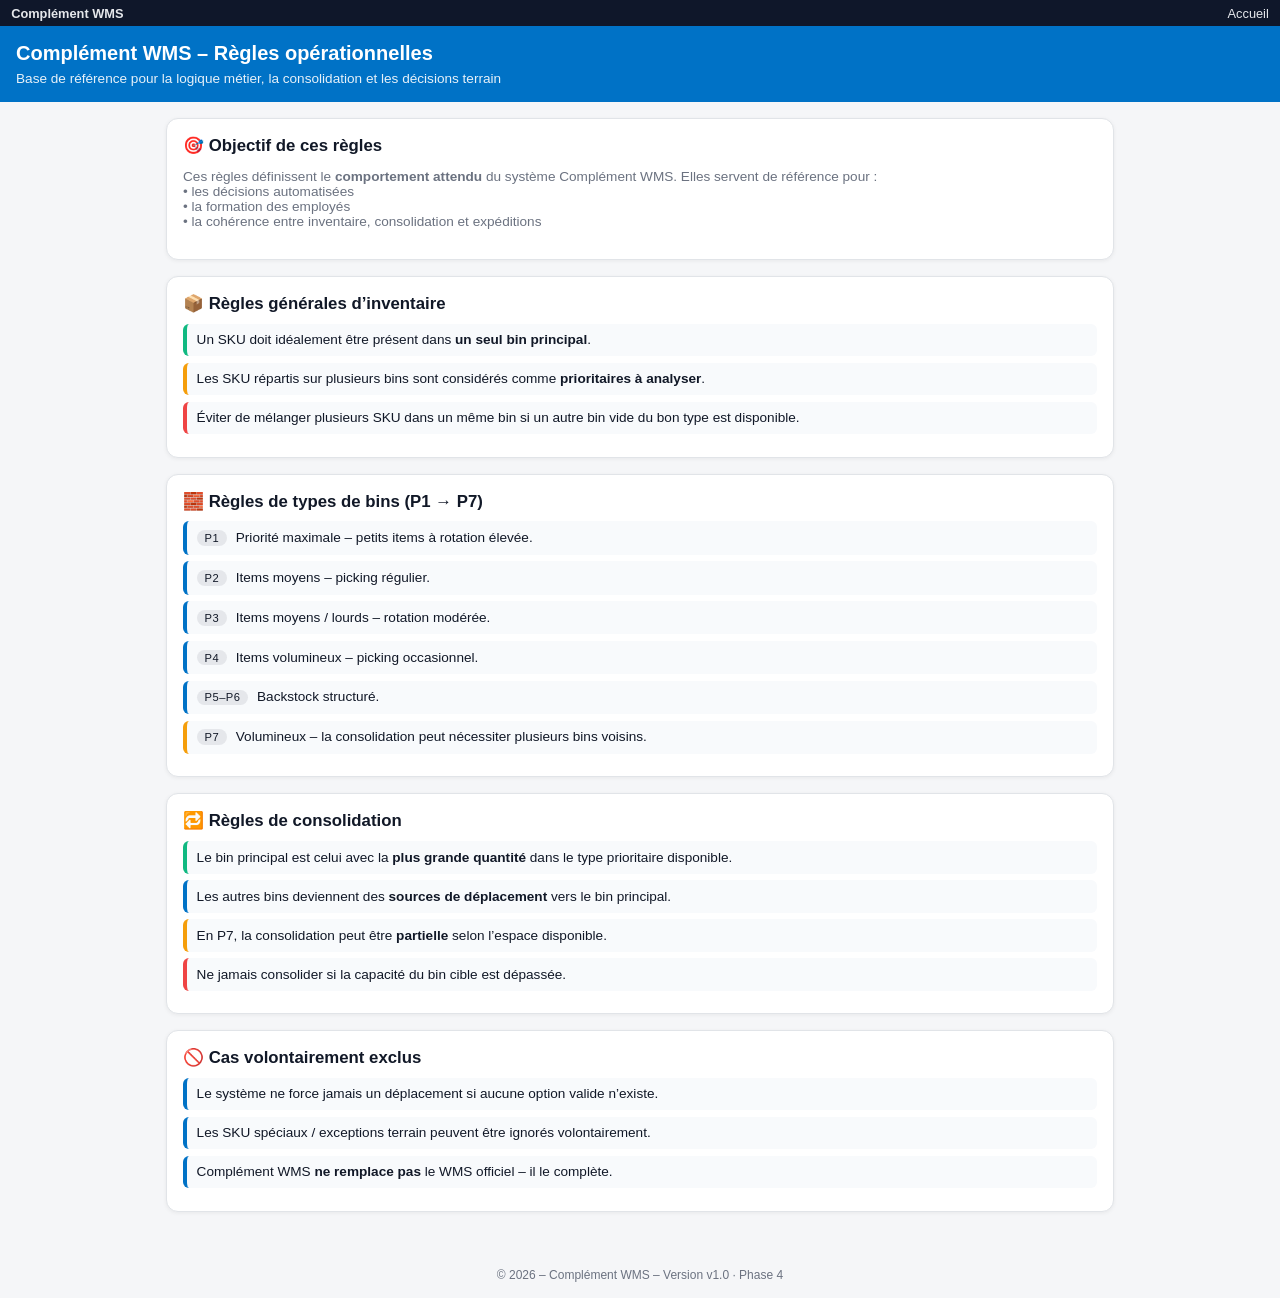
<file: regles.html>
<!DOCTYPE html>
<html lang="fr">
<head>
  <link rel="stylesheet" href="./assets/css/wms.css">
  <meta charset="UTF-8">
  <title>Complément WMS – Règles opérationnelles</title>
  <meta name="viewport" content="width=device-width, initial-scale=1">
  <style>
    :root{
      --primary:#0072C6;
      --bg:#F5F6F8;
      --card:#ffffff;
      --border:#E1E4E8;
      --text:#111827;
      --muted:#6b7280;
      --ok:#10b981;
      --warn:#f59e0b;
      --bad:#ef4444;
    }
    *{box-sizing:border-box}
    body{
      margin:0;
      font-family:-apple-system,BlinkMacSystemFont,"Segoe UI",Roboto,Arial,sans-serif;
      background:var(--bg);
      color:var(--text);
    }
    header{
      background:var(--primary);
      color:#fff;
      padding:1rem;
    }
    header h1{
      margin:0;
      font-size:1.25rem;
    }
    header p{
      margin:0.35rem 0 0;
      font-size:0.85rem;
      opacity:0.9;
    }
    main{
      max-width:980px;
      margin:0 auto;
      padding:1rem;
    }
    .card{
      background:var(--card);
      border:1px solid var(--border);
      border-radius:12px;
      padding:1rem;
      margin-bottom:1rem;
      box-shadow:0 1px 4px rgba(0,0,0,0.06);
    }
    .card h2{
      margin:0 0 0.6rem;
      font-size:1.05rem;
    }
    .card h3{
      margin:0.8rem 0 0.4rem;
      font-size:0.95rem;
    }
    .rule{
      padding:0.55rem 0.6rem;
      border-left:4px solid var(--primary);
      background:#f8fafc;
      border-radius:6px;
      margin:0.4rem 0;
      font-size:0.85rem;
    }
    .rule.ok{ border-left-color:var(--ok); }
    .rule.warn{ border-left-color:var(--warn); }
    .rule.bad{ border-left-color:var(--bad); }

    .tag{
      display:inline-block;
      font-size:0.7rem;
      text-transform:uppercase;
      letter-spacing:0.04em;
      background:#e5e7eb;
      border-radius:999px;
      padding:0.12rem 0.5rem;
      margin-right:0.3rem;
    }
    footer{
      text-align:center;
      font-size:0.75rem;
      color:var(--muted);
      margin:1.5rem 0 1rem;
    }
  </style>
</head>
<body>
<nav class="wms-nav">
  <div class="wms-nav-title">Complément WMS</div>
  <div class="wms-nav-links">
    <a href="./index.html">Accueil</a>
  </div>
</nav>


<header>
  <h1>Complément WMS – Règles opérationnelles</h1>
  <p>Base de référence pour la logique métier, la consolidation et les décisions terrain</p>
</header>

<main>

  <div class="card">
    <h2>🎯 Objectif de ces règles</h2>
    <p style="font-size:0.85rem;color:var(--muted);">
      Ces règles définissent le <b>comportement attendu</b> du système Complément WMS.
      Elles servent de référence pour :
      <br>• les décisions automatisées
      <br>• la formation des employés
      <br>• la cohérence entre inventaire, consolidation et expéditions
    </p>
  </div>

  <div class="card">
    <h2>📦 Règles générales d’inventaire</h2>

    <div class="rule ok">
      Un SKU doit idéalement être présent dans <b>un seul bin principal</b>.
    </div>

    <div class="rule warn">
      Les SKU répartis sur plusieurs bins sont considérés comme <b>prioritaires à analyser</b>.
    </div>

    <div class="rule bad">
      Éviter de mélanger plusieurs SKU dans un même bin si un autre bin vide du bon type est disponible.
    </div>
  </div>

  <div class="card">
    <h2>🧱 Règles de types de bins (P1 → P7)</h2>

    <div class="rule">
      <span class="tag">P1</span>
      Priorité maximale – petits items à rotation élevée.
    </div>
    <div class="rule">
      <span class="tag">P2</span>
      Items moyens – picking régulier.
    </div>
    <div class="rule">
      <span class="tag">P3</span>
      Items moyens / lourds – rotation modérée.
    </div>
    <div class="rule">
      <span class="tag">P4</span>
      Items volumineux – picking occasionnel.
    </div>
    <div class="rule">
      <span class="tag">P5–P6</span>
      Backstock structuré.
    </div>
    <div class="rule warn">
      <span class="tag">P7</span>
      Volumineux – la consolidation peut nécessiter plusieurs bins voisins.
    </div>
  </div>

  <div class="card">
    <h2>🔁 Règles de consolidation</h2>

    <div class="rule ok">
      Le bin principal est celui avec la <b>plus grande quantité</b> dans le type prioritaire disponible.
    </div>

    <div class="rule">
      Les autres bins deviennent des <b>sources de déplacement</b> vers le bin principal.
    </div>

    <div class="rule warn">
      En P7, la consolidation peut être <b>partielle</b> selon l’espace disponible.
    </div>

    <div class="rule bad">
      Ne jamais consolider si la capacité du bin cible est dépassée.
    </div>
  </div>

  <div class="card">
    <h2>🚫 Cas volontairement exclus</h2>

    <div class="rule">
      Le système ne force jamais un déplacement si aucune option valide n’existe.
    </div>

    <div class="rule">
      Les SKU spéciaux / exceptions terrain peuvent être ignorés volontairement.
    </div>

    <div class="rule">
      Complément WMS <b>ne remplace pas</b> le WMS officiel – il le complète.
    </div>
  </div>

</main>

<footer>
  © 2026 – Complément WMS – Version v1.0 · Phase 4
</footer>

</body>
</html>
</file>
<file: assets/css/wms.css>
/* Shared navigation styles for Complément WMS pages */
.wms-nav {
  background: #0f172a;
  color: #e5e7eb;
  font-family: -apple-system, BlinkMacSystemFont, "Segoe UI", Roboto, Arial, sans-serif;
  font-size: 0.8rem;
  padding: 0.35rem 0.7rem;
  display: flex;
  justify-content: space-between;
  align-items: center;
}

.wms-nav a {
  color: #e5e7eb;
  text-decoration: none;
}

.wms-nav a:hover {
  text-decoration: underline;
}

.wms-nav-title {
  font-weight: 600;
}

.wms-nav-links {
  display: flex;
  gap: 0.8rem;
}
</file>
